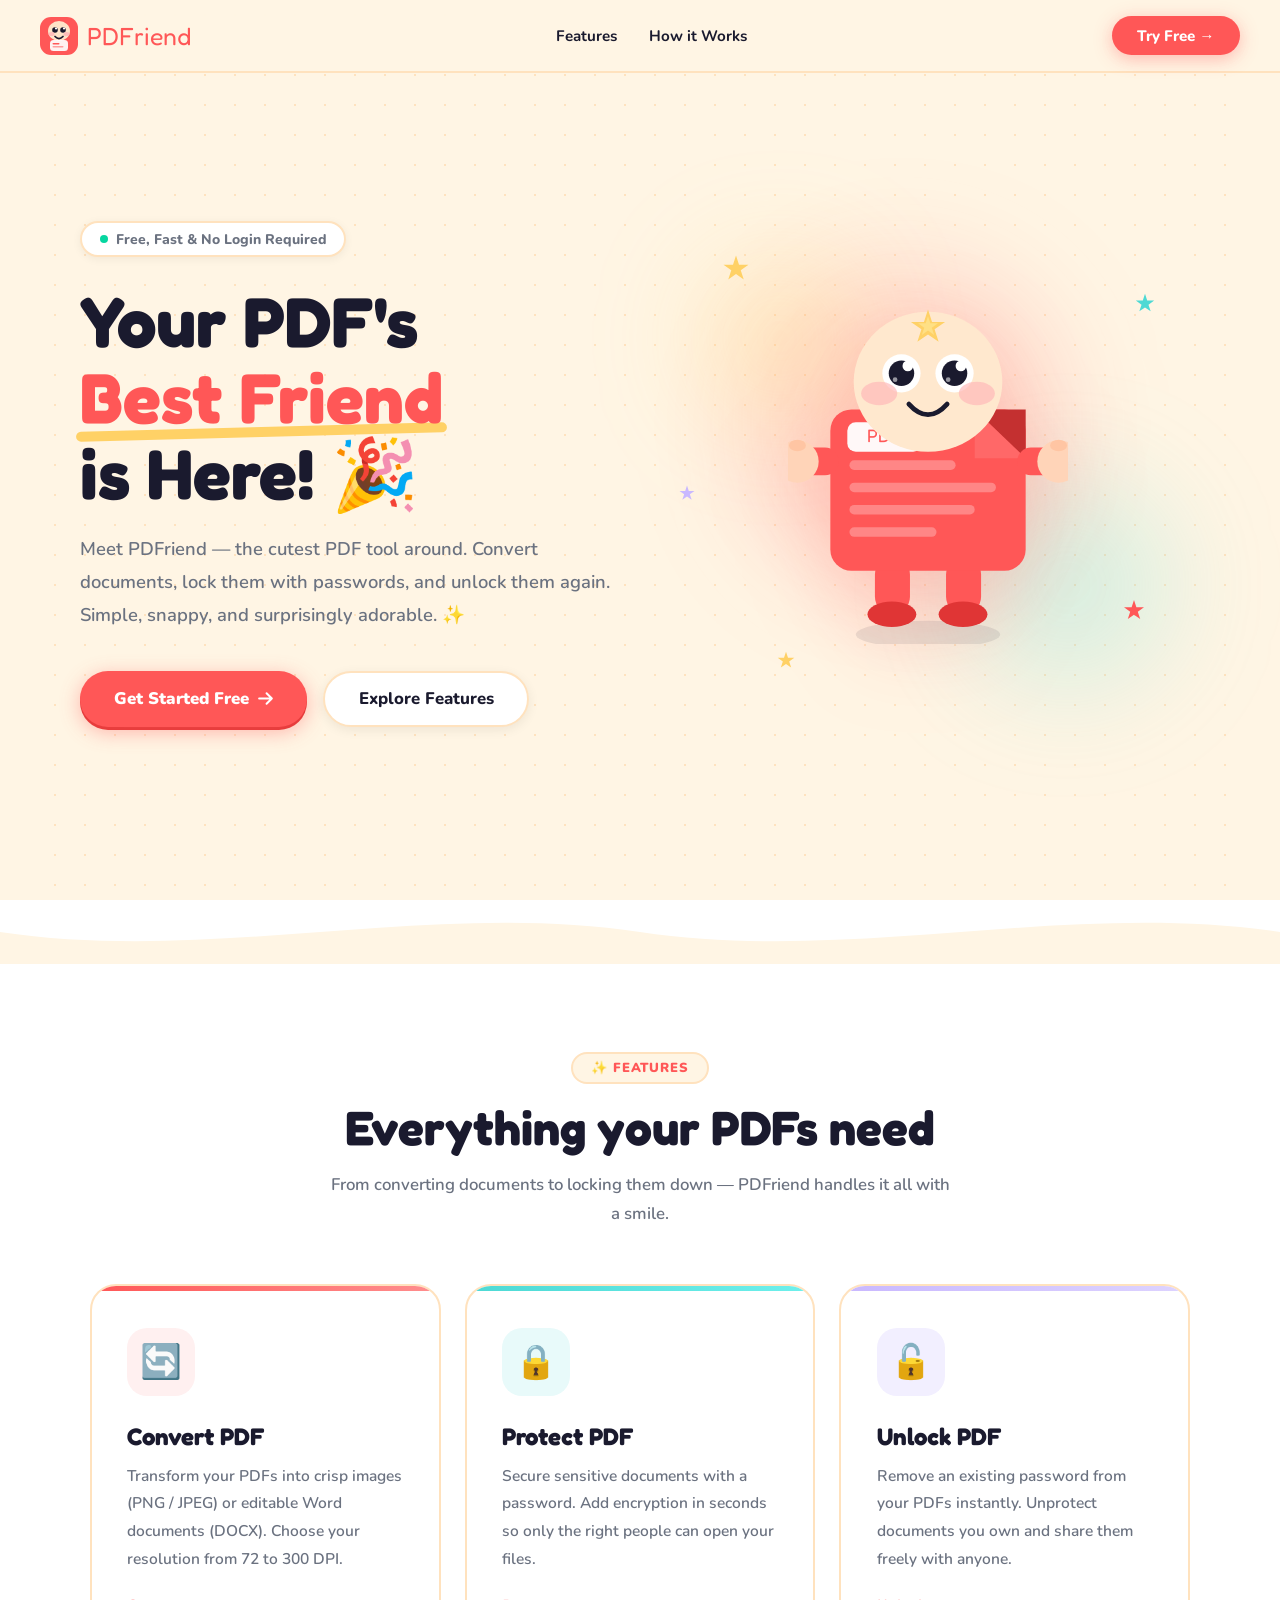
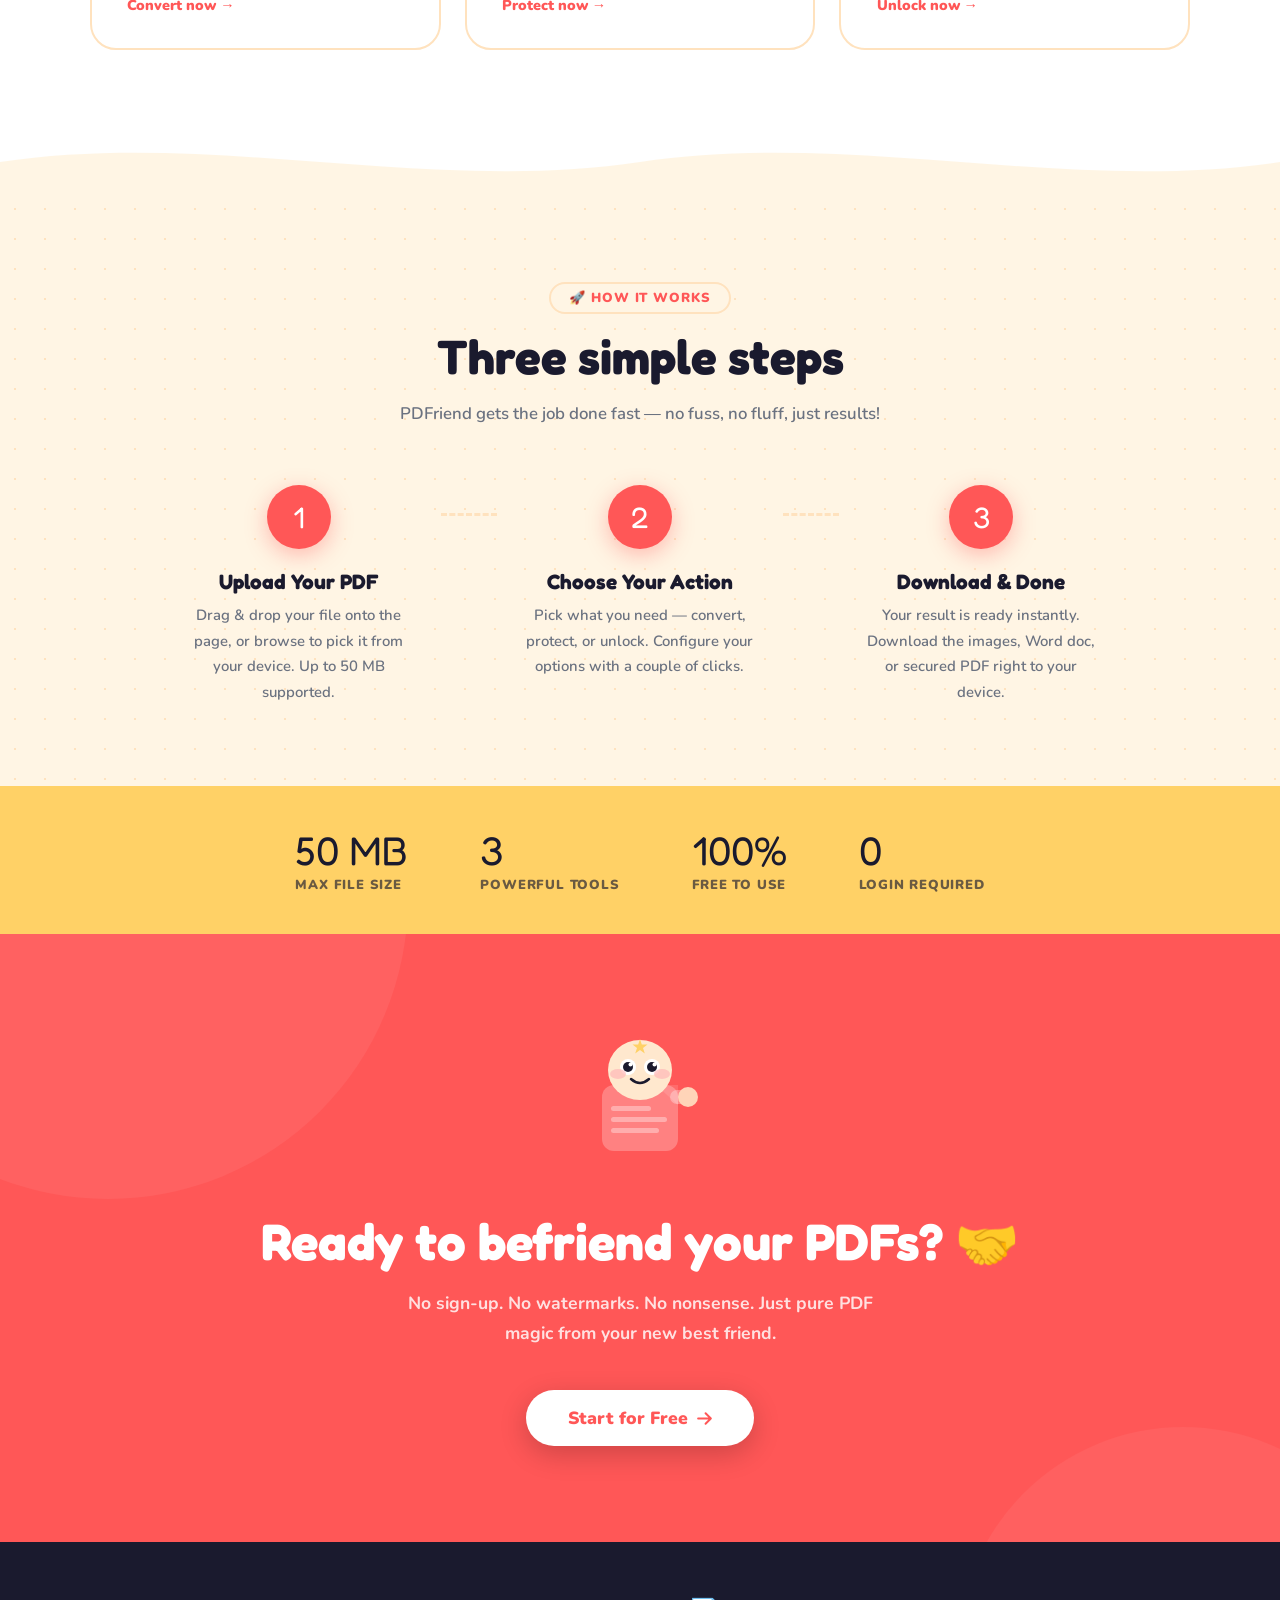
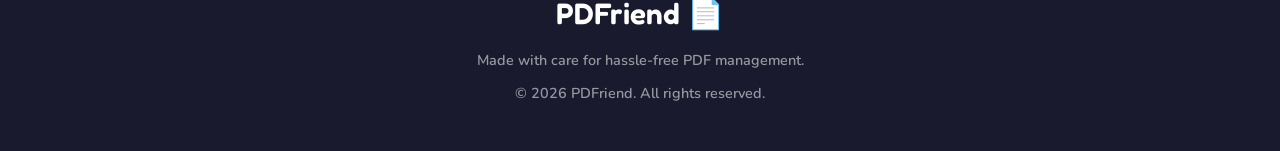
<file: app/templates/landing.html>
<!DOCTYPE html>
<html lang="en">
<head>
  <meta charset="UTF-8" />
  <meta name="viewport" content="width=device-width, initial-scale=1.0" />
  <title>PDFriend — Your Cute PDF Companion</title>
  <link rel="preconnect" href="https://fonts.googleapis.com" />
  <link rel="preconnect" href="https://fonts.gstatic.com" crossorigin />
  <link href="https://fonts.googleapis.com/css2?family=Fredoka+One&family=Nunito:wght@400;600;700;800;900&display=swap" rel="stylesheet" />
  <style>
    *, *::before, *::after { box-sizing: border-box; margin: 0; padding: 0; }

    :root {
      --cream:        #FFF5E4;
      --cream-2:      #FFE2BE;
      --red:          #FF5757;
      --red-dark:     #E03535;
      --red-light:    #FFADAD;
      --mint:         #4DD9D4;
      --yellow:       #FFD166;
      --lavender:     #C9B8FF;
      --green:        #06D6A0;
      --navy:         #1A1A2E;
      --muted:        #6B7280;
      --white:        #FFFFFF;
    }

    html { scroll-behavior: smooth; }

    body {
      font-family: 'Nunito', sans-serif;
      background-color: var(--cream);
      color: var(--navy);
      overflow-x: hidden;
    }

    /* ── NAV ──────────────────────────────────────────── */
    nav {
      position: fixed;
      top: 0;
      width: 100%;
      z-index: 100;
      padding: 1rem 2.5rem;
      display: flex;
      align-items: center;
      justify-content: space-between;
      background: rgba(255, 245, 228, 0.88);
      backdrop-filter: blur(14px);
      border-bottom: 2px solid var(--cream-2);
    }

    .nav-logo {
      display: flex;
      align-items: center;
      gap: 0.55rem;
      font-family: 'Fredoka One', cursive;
      font-size: 1.55rem;
      color: var(--red);
      text-decoration: none;
    }

    .nav-links {
      display: flex;
      align-items: center;
      gap: 2rem;
    }

    .nav-links a {
      font-weight: 700;
      color: var(--navy);
      text-decoration: none;
      font-size: 0.95rem;
      transition: color 0.2s;
    }

    .nav-links a:hover { color: var(--red); }

    .nav-cta {
      display: inline-flex;
      align-items: center;
      gap: 0.4rem;
      background: var(--red);
      color: white;
      font-family: 'Nunito', sans-serif;
      font-weight: 800;
      font-size: 0.95rem;
      padding: 0.6rem 1.6rem;
      border-radius: 50px;
      text-decoration: none;
      transition: all 0.22s;
      box-shadow: 0 4px 18px rgba(255, 87, 87, 0.38);
    }

    .nav-cta:hover {
      background: var(--red-dark);
      transform: translateY(-2px);
      box-shadow: 0 8px 28px rgba(255, 87, 87, 0.48);
    }

    /* ── HERO ─────────────────────────────────────────── */
    .hero {
      min-height: 100vh;
      display: flex;
      align-items: center;
      padding: 7rem 2.5rem 4rem;
      max-width: 1200px;
      margin: 0 auto;
      gap: 2rem;
      background-image: radial-gradient(circle, var(--cream-2) 1.5px, transparent 1.5px);
      background-size: 30px 30px;
    }

    .hero-content {
      flex: 1;
      max-width: 580px;
    }

    .hero-badge {
      display: inline-flex;
      align-items: center;
      gap: 0.5rem;
      background: white;
      border: 2px solid var(--cream-2);
      border-radius: 50px;
      padding: 0.4rem 1.1rem;
      font-size: 0.875rem;
      font-weight: 800;
      color: var(--muted);
      margin-bottom: 1.6rem;
      box-shadow: 0 2px 10px rgba(0,0,0,0.06);
      animation: slideLeft 0.65s ease both;
    }

    .badge-dot {
      width: 8px;
      height: 8px;
      border-radius: 50%;
      background: var(--green);
      animation: pulse 2s ease-in-out infinite;
    }

    @keyframes pulse {
      0%, 100% { transform: scale(1); opacity: 1; }
      50% { transform: scale(1.4); opacity: 0.7; }
    }

    .hero-title {
      font-family: 'Fredoka One', cursive;
      font-size: clamp(3rem, 5.5vw, 5rem);
      line-height: 1.08;
      color: var(--navy);
      margin-bottom: 1.3rem;
      animation: slideLeft 0.65s 0.08s ease both;
    }

    .hero-title .accent {
      color: var(--red);
      position: relative;
      display: inline-block;
    }

    .hero-title .accent::after {
      content: '';
      position: absolute;
      bottom: -2px;
      left: -4px;
      right: -4px;
      height: 10px;
      background: var(--yellow);
      border-radius: 5px;
      z-index: -1;
      transform: rotate(-1.5deg);
    }

    .hero-sub {
      font-size: 1.15rem;
      line-height: 1.8;
      color: var(--muted);
      font-weight: 600;
      margin-bottom: 2.5rem;
      animation: slideLeft 0.65s 0.16s ease both;
    }

    .hero-actions {
      display: flex;
      gap: 1rem;
      flex-wrap: wrap;
      animation: slideLeft 0.65s 0.24s ease both;
    }

    .btn-primary {
      display: inline-flex;
      align-items: center;
      gap: 0.5rem;
      background: var(--red);
      color: white;
      font-family: 'Nunito', sans-serif;
      font-weight: 900;
      font-size: 1.05rem;
      padding: 0.9rem 2.1rem;
      border-radius: 50px;
      text-decoration: none;
      transition: all 0.22s;
      box-shadow: 0 5px 20px rgba(255, 87, 87, 0.42), 0 3px 0 var(--red-dark);
    }

    .btn-primary:hover {
      transform: translateY(-3px);
      box-shadow: 0 10px 32px rgba(255, 87, 87, 0.52), 0 3px 0 var(--red-dark);
    }

    .btn-primary:active {
      transform: translateY(1px);
      box-shadow: 0 2px 8px rgba(255, 87, 87, 0.3), 0 1px 0 var(--red-dark);
    }

    .btn-outline {
      display: inline-flex;
      align-items: center;
      gap: 0.5rem;
      background: white;
      color: var(--navy);
      font-family: 'Nunito', sans-serif;
      font-weight: 800;
      font-size: 1.05rem;
      padding: 0.9rem 2.1rem;
      border-radius: 50px;
      text-decoration: none;
      border: 2.5px solid var(--cream-2);
      transition: all 0.22s;
      box-shadow: 0 3px 12px rgba(0,0,0,0.07);
    }

    .btn-outline:hover {
      border-color: var(--red);
      color: var(--red);
      transform: translateY(-2px);
    }

    /* ── HERO CHAR ────────────────────────────────────── */
    .hero-visual {
      flex: 1;
      display: flex;
      justify-content: center;
      align-items: center;
      position: relative;
      min-height: 480px;
      animation: fadeScale 0.75s 0.3s ease both;
    }

    .chibi-float {
      position: relative;
      z-index: 2;
      animation: float 3.6s ease-in-out infinite;
      filter: drop-shadow(0 20px 40px rgba(255, 87, 87, 0.25));
    }

    @keyframes float {
      0%, 100% { transform: translateY(0); }
      50%       { transform: translateY(-20px); }
    }

    .blob {
      position: absolute;
      border-radius: 50%;
      filter: blur(55px);
      pointer-events: none;
      z-index: 0;
    }

    .blob-red   { width: 320px; height: 320px; background: rgba(255,87,87,0.18); top: 45%; left: 50%; transform: translate(-58%, -58%); }
    .blob-mint  { width: 210px; height: 210px; background: rgba(77,217,212,0.22); bottom: 5%; right: 5%; }
    .blob-yello { width: 160px; height: 160px; background: rgba(255,209,102,0.25); top: 5%; left: 8%; }

    .sparkle {
      position: absolute;
      z-index: 1;
      pointer-events: none;
      animation: twinkle 2.2s ease-in-out infinite;
    }

    @keyframes twinkle {
      0%, 100% { opacity: 1; transform: scale(1) rotate(0deg); }
      50%       { opacity: 0.45; transform: scale(0.65) rotate(22deg); }
    }

    .sp1 { top: 4%; left: 12%; animation-delay: 0s; }
    .sp2 { top: 12%; right: 8%; animation-delay: 0.55s; }
    .sp3 { top: 52%; left: 4%;  animation-delay: 1.1s; }
    .sp4 { bottom: 18%; right: 10%; animation-delay: 0.28s; }
    .sp5 { bottom: 8%; left: 22%; animation-delay: 0.75s; }

    @keyframes slideLeft {
      from { opacity: 0; transform: translateX(-28px); }
      to   { opacity: 1; transform: translateX(0); }
    }

    @keyframes fadeScale {
      from { opacity: 0; transform: scale(0.88); }
      to   { opacity: 1; transform: scale(1); }
    }

    /* ── WAVE ─────────────────────────────────────────── */
    .wave-wrap { display: block; width: 100%; overflow: hidden; line-height: 0; }

    /* ── FEATURES ─────────────────────────────────────── */
    .features {
      padding: 5.5rem 2.5rem 5rem;
      background: var(--white);
    }

    .section-head {
      text-align: center;
      max-width: 620px;
      margin: 0 auto 3.5rem;
    }

    .tag {
      display: inline-block;
      background: var(--cream);
      border: 2px solid var(--cream-2);
      border-radius: 50px;
      padding: 0.32rem 1.1rem;
      font-size: 0.82rem;
      font-weight: 900;
      letter-spacing: 0.07em;
      text-transform: uppercase;
      color: var(--red);
      margin-bottom: 0.9rem;
    }

    .section-title {
      font-family: 'Fredoka One', cursive;
      font-size: clamp(2rem, 3.8vw, 3rem);
      color: var(--navy);
      margin-bottom: 0.9rem;
      line-height: 1.18;
    }

    .section-sub {
      color: var(--muted);
      font-size: 1.05rem;
      font-weight: 600;
      line-height: 1.75;
    }

    .cards {
      display: grid;
      grid-template-columns: repeat(auto-fit, minmax(280px, 1fr));
      gap: 1.5rem;
      max-width: 1100px;
      margin: 0 auto;
    }

    .card {
      background: white;
      border: 2.5px solid var(--cream-2);
      border-radius: 26px;
      padding: 2.6rem 2.2rem 2rem;
      position: relative;
      overflow: hidden;
      transition: transform 0.25s, box-shadow 0.25s, border-color 0.25s;
      cursor: default;
    }

    .card::after {
      content: '';
      position: absolute;
      top: 0; left: 0; right: 0;
      height: 5px;
      border-radius: 5px 5px 0 0;
      transition: height 0.25s;
    }

    .card.c-red::after    { background: linear-gradient(90deg, #FF5757, #FF8E8E); }
    .card.c-mint::after   { background: linear-gradient(90deg, #4DD9D4, #6EF0EC); }
    .card.c-lavender::after { background: linear-gradient(90deg, #C9B8FF, #DDD3FF); }

    .card:hover {
      transform: translateY(-8px);
      box-shadow: 0 20px 55px rgba(26, 26, 46, 0.13);
      border-color: transparent;
    }

    .card:hover::after { height: 8px; }

    .card-icon {
      width: 68px;
      height: 68px;
      border-radius: 20px;
      display: flex;
      align-items: center;
      justify-content: center;
      margin-bottom: 1.6rem;
      font-size: 2.1rem;
    }

    .card-icon.i-red      { background: #FFF0F0; }
    .card-icon.i-mint     { background: #E8FAFA; }
    .card-icon.i-lavender { background: #F2EFFF; }

    .card-title {
      font-family: 'Fredoka One', cursive;
      font-size: 1.5rem;
      color: var(--navy);
      margin-bottom: 0.7rem;
    }

    .card-desc {
      color: var(--muted);
      font-size: 0.97rem;
      line-height: 1.78;
      font-weight: 600;
    }

    .card-link {
      display: inline-flex;
      align-items: center;
      gap: 0.35rem;
      margin-top: 1.4rem;
      font-weight: 900;
      font-size: 0.9rem;
      color: var(--red);
      text-decoration: none;
      transition: gap 0.2s;
    }

    .card-link:hover { gap: 0.65rem; }

    /* ── HOW IT WORKS ─────────────────────────────────── */
    .how {
      padding: 5.5rem 2.5rem 5rem;
      background: var(--cream);
      background-image: radial-gradient(circle, var(--cream-2) 1.5px, transparent 1.5px);
      background-size: 30px 30px;
    }

    .steps {
      display: flex;
      gap: 1.5rem;
      max-width: 920px;
      margin: 0 auto;
      align-items: flex-start;
      flex-wrap: wrap;
      justify-content: center;
    }

    .step {
      text-align: center;
      flex: 1;
      min-width: 200px;
      max-width: 250px;
    }

    .step-num {
      width: 64px;
      height: 64px;
      border-radius: 50%;
      background: var(--red);
      color: white;
      font-family: 'Fredoka One', cursive;
      font-size: 1.85rem;
      display: flex;
      align-items: center;
      justify-content: center;
      margin: 0 auto 1.3rem;
      box-shadow: 0 6px 22px rgba(255, 87, 87, 0.38);
    }

    .step-title {
      font-family: 'Fredoka One', cursive;
      font-size: 1.3rem;
      color: var(--navy);
      margin-bottom: 0.55rem;
    }

    .step-desc {
      color: var(--muted);
      font-size: 0.93rem;
      font-weight: 600;
      line-height: 1.72;
    }

    .step-dash {
      flex: 0 0 auto;
      width: 56px;
      margin-top: 28px;
      border-top: 3px dashed var(--cream-2);
      align-self: flex-start;
    }

    /* ── STATS ────────────────────────────────────────── */
    .stats {
      background: var(--yellow);
      padding: 2.5rem 2rem;
      display: flex;
      justify-content: center;
      gap: 4.5rem;
      flex-wrap: wrap;
    }

    .stat-num {
      display: block;
      font-family: 'Fredoka One', cursive;
      font-size: 2.5rem;
      color: var(--navy);
    }

    .stat-label {
      display: block;
      font-size: 0.82rem;
      font-weight: 900;
      letter-spacing: 0.06em;
      text-transform: uppercase;
      color: rgba(26, 26, 46, 0.65);
      margin-top: 0.15rem;
    }

    /* ── CTA ──────────────────────────────────────────── */
    .cta {
      padding: 6rem 2rem;
      background: var(--red);
      text-align: center;
      position: relative;
      overflow: hidden;
    }

    .cta::before,
    .cta::after {
      content: '';
      position: absolute;
      border-radius: 50%;
      pointer-events: none;
    }

    .cta::before {
      width: 600px; height: 600px;
      background: rgba(255,255,255,0.06);
      top: -55%; left: -15%;
    }

    .cta::after {
      width: 450px; height: 450px;
      background: rgba(255,255,255,0.05);
      bottom: -55%; right: -10%;
    }

    .cta-chibi {
      margin-bottom: 1.8rem;
      animation: float 3.6s 0.5s ease-in-out infinite;
      display: inline-block;
    }

    .cta-title {
      font-family: 'Fredoka One', cursive;
      font-size: clamp(2rem, 4vw, 3.5rem);
      color: white;
      margin-bottom: 1rem;
    }

    .cta-sub {
      color: rgba(255,255,255,0.82);
      font-size: 1.1rem;
      font-weight: 700;
      margin-bottom: 2.6rem;
      max-width: 500px;
      margin-left: auto;
      margin-right: auto;
      line-height: 1.7;
    }

    .btn-white {
      display: inline-flex;
      align-items: center;
      gap: 0.5rem;
      background: white;
      color: var(--red);
      font-family: 'Nunito', sans-serif;
      font-weight: 900;
      font-size: 1.1rem;
      padding: 1rem 2.6rem;
      border-radius: 50px;
      text-decoration: none;
      transition: all 0.22s;
      box-shadow: 0 8px 28px rgba(0,0,0,0.2);
    }

    .btn-white:hover {
      transform: translateY(-3px) scale(1.03);
      box-shadow: 0 14px 40px rgba(0,0,0,0.28);
    }

    /* ── FOOTER ───────────────────────────────────────── */
    footer {
      background: var(--navy);
      color: rgba(255,255,255,0.55);
      padding: 2.8rem 2rem;
      text-align: center;
      font-size: 0.9rem;
      font-weight: 600;
      line-height: 1.8;
    }

    .footer-brand {
      font-family: 'Fredoka One', cursive;
      font-size: 1.85rem;
      color: white;
      margin-bottom: 0.5rem;
    }

    footer a { color: var(--red-light); text-decoration: none; }

    /* ── RESPONSIVE ───────────────────────────────────── */
    @media (max-width: 820px) {
      .hero { flex-direction: column-reverse; text-align: center; gap: 1rem; }
      .hero-visual { min-height: 340px; }
      .hero-actions { justify-content: center; }
      .step-dash { display: none; }
      .stats { gap: 2.5rem; }
      .nav-links { display: none; }
    }

    @media (max-width: 500px) {
      .hero-visual { min-height: 280px; }
      .chibi-float svg { width: 220px; height: 280px; }
    }
  </style>
</head>
<body>

<!-- ═══ NAV ══════════════════════════════════════════════ -->
<nav>
  <a href="/" class="nav-logo">
    <svg width="38" height="38" viewBox="0 0 38 38" fill="none">
      <rect width="38" height="38" rx="11" fill="#FF5757"/>
      <ellipse cx="19" cy="14" rx="11" ry="10" fill="#FFE4C8"/>
      <circle cx="15" cy="13" r="2.8" fill="#1A1A2E"/>
      <circle cx="23" cy="13" r="2.8" fill="#1A1A2E"/>
      <circle cx="16" cy="11.5" r="1.1" fill="white"/>
      <circle cx="24" cy="11.5" r="1.1" fill="white"/>
      <ellipse cx="11.5" cy="17" rx="3" ry="2" fill="#FFB8B8" opacity="0.85"/>
      <ellipse cx="26.5" cy="17" rx="3" ry="2" fill="#FFB8B8" opacity="0.85"/>
      <path d="M 15 19.5 Q 19 23.5 23 19.5" stroke="#1A1A2E" stroke-width="1.7" fill="none" stroke-linecap="round"/>
      <rect x="10" y="23" width="18" height="11" rx="3.5" fill="white" opacity="0.92"/>
      <rect x="12.5" y="26" width="7" height="1.6" rx="0.8" fill="#FF5757"/>
      <rect x="12.5" y="29" width="11" height="1.6" rx="0.8" fill="#FF5757" opacity="0.55"/>
    </svg>
    PDFriend
  </a>

  <div class="nav-links">
    <a href="#features">Features</a>
    <a href="#how">How it Works</a>
  </div>

  <a href="/pdf-tools/convert" class="nav-cta">Try Free →</a>
</nav>


<!-- ═══ HERO ══════════════════════════════════════════════ -->
<section class="hero">
  <div class="hero-content">
    <div class="hero-badge">
      <span class="badge-dot"></span>
      Free, Fast &amp; No Login Required
    </div>

    <h1 class="hero-title">
      Your PDF's<br>
      <span class="accent">Best Friend</span><br>
      is Here! 🎉
    </h1>

    <p class="hero-sub">
      Meet PDFriend — the cutest PDF tool around. Convert documents,
      lock them with passwords, and unlock them again. Simple, snappy,
      and surprisingly adorable. ✨
    </p>

    <div class="hero-actions">
      <a href="/pdf-tools/convert" class="btn-primary">
        Get Started Free
        <svg width="17" height="17" viewBox="0 0 24 24" fill="none" stroke="currentColor" stroke-width="2.8" stroke-linecap="round" stroke-linejoin="round">
          <path d="M13.5 4.5 21 12m0 0-7.5 7.5M21 12H3"/>
        </svg>
      </a>
      <a href="#features" class="btn-outline">Explore Features</a>
    </div>
  </div>

  <div class="hero-visual">
    <div class="blob blob-red"></div>
    <div class="blob blob-mint"></div>
    <div class="blob blob-yello"></div>

    <span class="sparkle sp1">
      <svg width="30" height="30" viewBox="0 0 24 24" fill="#FFD166"><path d="M12 2l2.4 7.3H22l-6.2 4.5 2.4 7.3L12 16.8l-6.2 4.3 2.4-7.3L2 9.3h7.6z"/></svg>
    </span>
    <span class="sparkle sp2">
      <svg width="22" height="22" viewBox="0 0 24 24" fill="#4DD9D4"><path d="M12 2l2.4 7.3H22l-6.2 4.5 2.4 7.3L12 16.8l-6.2 4.3 2.4-7.3L2 9.3h7.6z"/></svg>
    </span>
    <span class="sparkle sp3">
      <svg width="18" height="18" viewBox="0 0 24 24" fill="#C9B8FF"><path d="M12 2l2.4 7.3H22l-6.2 4.5 2.4 7.3L12 16.8l-6.2 4.3 2.4-7.3L2 9.3h7.6z"/></svg>
    </span>
    <span class="sparkle sp4">
      <svg width="24" height="24" viewBox="0 0 24 24" fill="#FF5757"><path d="M12 2l2.4 7.3H22l-6.2 4.5 2.4 7.3L12 16.8l-6.2 4.3 2.4-7.3L2 9.3h7.6z"/></svg>
    </span>
    <span class="sparkle sp5">
      <svg width="20" height="20" viewBox="0 0 24 24" fill="#FFD166"><path d="M12 2l2.4 7.3H22l-6.2 4.5 2.4 7.3L12 16.8l-6.2 4.3 2.4-7.3L2 9.3h7.6z"/></svg>
    </span>

    <!-- ── CHIBI PDF CHARACTER ── -->
    <div class="chibi-float">
      <svg width="280" height="345" viewBox="0 0 260 325" fill="none" xmlns="http://www.w3.org/2000/svg">
        <ellipse cx="130" cy="316" rx="68" ry="13" fill="rgba(26,26,46,0.09)"/>
        <rect x="80" y="243" width="33" height="54" rx="16.5" fill="#FF5757"/>
        <ellipse cx="96" cy="297" rx="23" ry="12" fill="#E03535"/>
        <rect x="147" y="243" width="33" height="54" rx="16.5" fill="#FF5757"/>
        <ellipse cx="163" cy="297" rx="23" ry="12" fill="#E03535"/>
        <rect x="38" y="104" width="184" height="152" rx="20" fill="#FF5757"/>
        <polygon points="174,104 222,104 222,150" fill="#C43030"/>
        <polygon points="174,104 222,150 174,150" fill="#FF7070" opacity="0.7"/>
        <rect x="56" y="152" width="100" height="9" rx="4.5" fill="white" opacity="0.28"/>
        <rect x="56" y="173" width="138" height="9" rx="4.5" fill="white" opacity="0.28"/>
        <rect x="56" y="194" width="118" height="9" rx="4.5" fill="white" opacity="0.28"/>
        <rect x="56" y="215" width="82"  height="9" rx="4.5" fill="white" opacity="0.28"/>
        <rect x="54" y="116" width="70" height="28" rx="8" fill="white" opacity="0.96"/>
        <text x="89" y="135" font-family="'Fredoka One', cursive" font-size="17" fill="#FF5757" text-anchor="middle">PDF</text>
        <rect x="2"   y="140" width="44" height="26" rx="13" fill="#FF5757"/>
        <circle cx="7" cy="153" r="20" fill="#FFD4B8"/>
        <ellipse cx="7" cy="138" rx="8" ry="5.5" fill="#FFC5A3"/>
        <rect x="214" y="140" width="44" height="26" rx="13" fill="#FF5757"/>
        <circle cx="253" cy="153" r="20" fill="#FFD4B8"/>
        <ellipse cx="253" cy="138" rx="8" ry="5.5" fill="#FFC5A3"/>
        <ellipse cx="130" cy="78" rx="70" ry="66" fill="#FFE8CE"/>
        <circle cx="105" cy="70" r="18" fill="white"/>
        <circle cx="105" cy="70" r="12" fill="#1A1A2E"/>
        <circle cx="111" cy="63" r="5"   fill="white"/>
        <circle cx="99"  cy="76" r="2.2" fill="white" opacity="0.55"/>
        <circle cx="155" cy="70" r="18" fill="white"/>
        <circle cx="155" cy="70" r="12" fill="#1A1A2E"/>
        <circle cx="161" cy="63" r="5"   fill="white"/>
        <circle cx="149" cy="76" r="2.2" fill="white" opacity="0.55"/>
        <ellipse cx="84"  cy="89" rx="17" ry="11" fill="#FFB8B8" opacity="0.68"/>
        <ellipse cx="176" cy="89" rx="17" ry="11" fill="#FFB8B8" opacity="0.68"/>
        <path d="M 112 99 Q 130 119 148 99" stroke="#1A1A2E" stroke-width="4.5" fill="none" stroke-linecap="round"/>
        <path d="M130 10 L133.8 21.7 L146.1 21.7 L136.2 28.6 L140 40.3 L130 33.4 L120 40.3 L123.8 28.6 L113.9 21.7 L126.2 21.7 Z" fill="#FFD166"/>
        <path d="M130 16 L132.2 22.8 L139.4 22.8 L133.6 27.1 L135.8 33.9 L130 29.6 L124.2 33.9 L126.4 27.1 L120.6 22.8 L127.8 22.8 Z" fill="#FFE999" opacity="0.6"/>
        <text x="28" y="85" font-size="14" opacity="0.75">💛</text>
        <text x="212" y="100" font-size="12" opacity="0.65">✨</text>
      </svg>
    </div>
  </div>
</section>


<!-- ═══ WAVE ══════════════════════════════════════════════ -->
<div style="background:white;">
  <svg class="wave-wrap" viewBox="0 0 1440 72" preserveAspectRatio="none" xmlns="http://www.w3.org/2000/svg">
    <path d="M0 36 C240 72 480 0 720 36 C960 72 1200 0 1440 36 L1440 72 L0 72Z" fill="#FFF5E4"/>
  </svg>
</div>


<!-- ═══ FEATURES ══════════════════════════════════════════ -->
<section id="features" class="features">
  <div class="section-head">
    <div class="tag">✨ Features</div>
    <h2 class="section-title">Everything your PDFs need</h2>
    <p class="section-sub">From converting documents to locking them down — PDFriend handles it all with a smile.</p>
  </div>

  <div class="cards">
    <div class="card c-red" data-reveal>
      <div class="card-icon i-red">🔄</div>
      <h3 class="card-title">Convert PDF</h3>
      <p class="card-desc">Transform your PDFs into crisp images (PNG / JPEG) or editable Word documents (DOCX). Choose your resolution from 72 to 300 DPI.</p>
      <a href="/pdf-tools/convert" class="card-link">Convert now →</a>
    </div>

    <div class="card c-mint" data-reveal>
      <div class="card-icon i-mint">🔒</div>
      <h3 class="card-title">Protect PDF</h3>
      <p class="card-desc">Secure sensitive documents with a password. Add encryption in seconds so only the right people can open your files.</p>
      <a href="/pdf-tools/protect" class="card-link">Protect now →</a>
    </div>

    <div class="card c-lavender" data-reveal>
      <div class="card-icon i-lavender">🔓</div>
      <h3 class="card-title">Unlock PDF</h3>
      <p class="card-desc">Remove an existing password from your PDFs instantly. Unprotect documents you own and share them freely with anyone.</p>
      <a href="/pdf-tools/protect" class="card-link">Unlock now →</a>
    </div>
  </div>
</section>


<!-- ═══ WAVE 2 ════════════════════════════════════════════ -->
<div style="background:#FFF5E4;">
  <svg class="wave-wrap" viewBox="0 0 1440 72" preserveAspectRatio="none" xmlns="http://www.w3.org/2000/svg">
    <path d="M0 36 C240 0 480 72 720 36 C960 0 1200 72 1440 36 L1440 0 L0 0Z" fill="white"/>
  </svg>
</div>


<!-- ═══ HOW IT WORKS ═══════════════════════════════════════ -->
<section id="how" class="how">
  <div class="section-head">
    <div class="tag">🚀 How It Works</div>
    <h2 class="section-title">Three simple steps</h2>
    <p class="section-sub">PDFriend gets the job done fast — no fuss, no fluff, just results!</p>
  </div>

  <div class="steps">
    <div class="step" data-reveal>
      <div class="step-num">1</div>
      <h3 class="step-title">Upload Your PDF</h3>
      <p class="step-desc">Drag &amp; drop your file onto the page, or browse to pick it from your device. Up to 50 MB supported.</p>
    </div>

    <div class="step-dash"></div>

    <div class="step" data-reveal>
      <div class="step-num">2</div>
      <h3 class="step-title">Choose Your Action</h3>
      <p class="step-desc">Pick what you need — convert, protect, or unlock. Configure your options with a couple of clicks.</p>
    </div>

    <div class="step-dash"></div>

    <div class="step" data-reveal>
      <div class="step-num">3</div>
      <h3 class="step-title">Download &amp; Done</h3>
      <p class="step-desc">Your result is ready instantly. Download the images, Word doc, or secured PDF right to your device.</p>
    </div>
  </div>
</section>


<!-- ═══ STATS ═════════════════════════════════════════════ -->
<div class="stats">
  <div class="stat">
    <span class="stat-num">50 MB</span>
    <span class="stat-label">Max File Size</span>
  </div>
  <div class="stat">
    <span class="stat-num">3</span>
    <span class="stat-label">Powerful Tools</span>
  </div>
  <div class="stat">
    <span class="stat-num">100%</span>
    <span class="stat-label">Free to Use</span>
  </div>
  <div class="stat">
    <span class="stat-num">0</span>
    <span class="stat-label">Login Required</span>
  </div>
</div>


<!-- ═══ CTA ═══════════════════════════════════════════════ -->
<section class="cta">
  <div class="cta-chibi">
    <svg width="120" height="145" viewBox="0 0 120 145" fill="none">
      <rect x="22" y="55" width="76" height="66" rx="12" fill="white" opacity="0.25"/>
      <polygon points="76,55 98,55 98,75" fill="white" opacity="0.12"/>
      <rect x="31" y="76" width="40" height="5" rx="2.5" fill="white" opacity="0.35"/>
      <rect x="31" y="87" width="56" height="5" rx="2.5" fill="white" opacity="0.35"/>
      <rect x="31" y="98" width="48" height="5" rx="2.5" fill="white" opacity="0.35"/>
      <ellipse cx="60" cy="40" rx="32" ry="30" fill="#FFE8CE"/>
      <circle cx="48" cy="37" r="8"  fill="white"/>
      <circle cx="48" cy="37" r="5"  fill="#1A1A2E"/>
      <circle cx="50.5" cy="34.5" r="2" fill="white"/>
      <circle cx="72" cy="37" r="8"  fill="white"/>
      <circle cx="72" cy="37" r="5"  fill="#1A1A2E"/>
      <circle cx="74.5" cy="34.5" r="2" fill="white"/>
      <ellipse cx="38" cy="44" rx="8" ry="5" fill="#FFB8B8" opacity="0.7"/>
      <ellipse cx="82" cy="44" rx="8" ry="5" fill="#FFB8B8" opacity="0.7"/>
      <path d="M 51 49 Q 60 57 69 49" stroke="#1A1A2E" stroke-width="2.5" fill="none" stroke-linecap="round"/>
      <rect x="90" y="60" width="24" height="14" rx="7" fill="white" opacity="0.3"/>
      <circle cx="108" cy="67" r="10" fill="#FFD4B8"/>
      <path d="M60 9 L61.8 14.5 L67.5 14.5 L63 18 L64.8 23.5 L60 20 L55.2 23.5 L57 18 L52.5 14.5 L58.2 14.5 Z" fill="#FFD166"/>
    </svg>
  </div>

  <h2 class="cta-title">Ready to befriend your PDFs? 🤝</h2>
  <p class="cta-sub">No sign-up. No watermarks. No nonsense. Just pure PDF magic from your new best friend.</p>
  <a href="/pdf-tools/convert" class="btn-white">
    Start for Free
    <svg width="17" height="17" viewBox="0 0 24 24" fill="none" stroke="currentColor" stroke-width="2.8" stroke-linecap="round" stroke-linejoin="round">
      <path d="M13.5 4.5 21 12m0 0-7.5 7.5M21 12H3"/>
    </svg>
  </a>
</section>


<!-- ═══ FOOTER ════════════════════════════════════════════ -->
<footer>
  <div class="footer-brand">PDFriend 📄</div>
  <p>Made with care for hassle-free PDF management.</p>
  <p style="margin-top:0.4rem;">© 2026 PDFriend. All rights reserved.</p>
</footer>


<script>
  const observer = new IntersectionObserver((entries) => {
    entries.forEach(entry => {
      if (entry.isIntersecting) {
        entry.target.classList.add('revealed');
        observer.unobserve(entry.target);
      }
    });
  }, { threshold: 0.14 });

  document.querySelectorAll('[data-reveal]').forEach((el, i) => {
    el.style.cssText = `
      opacity: 0;
      transform: translateY(28px);
      transition: opacity 0.55s ${i * 0.12}s ease, transform 0.55s ${i * 0.12}s ease;
    `;
    observer.observe(el);
  });

  const style = document.createElement('style');
  style.textContent = '.revealed { opacity: 1 !important; transform: none !important; }';
  document.head.appendChild(style);
</script>

</body>
</html>
</file>
